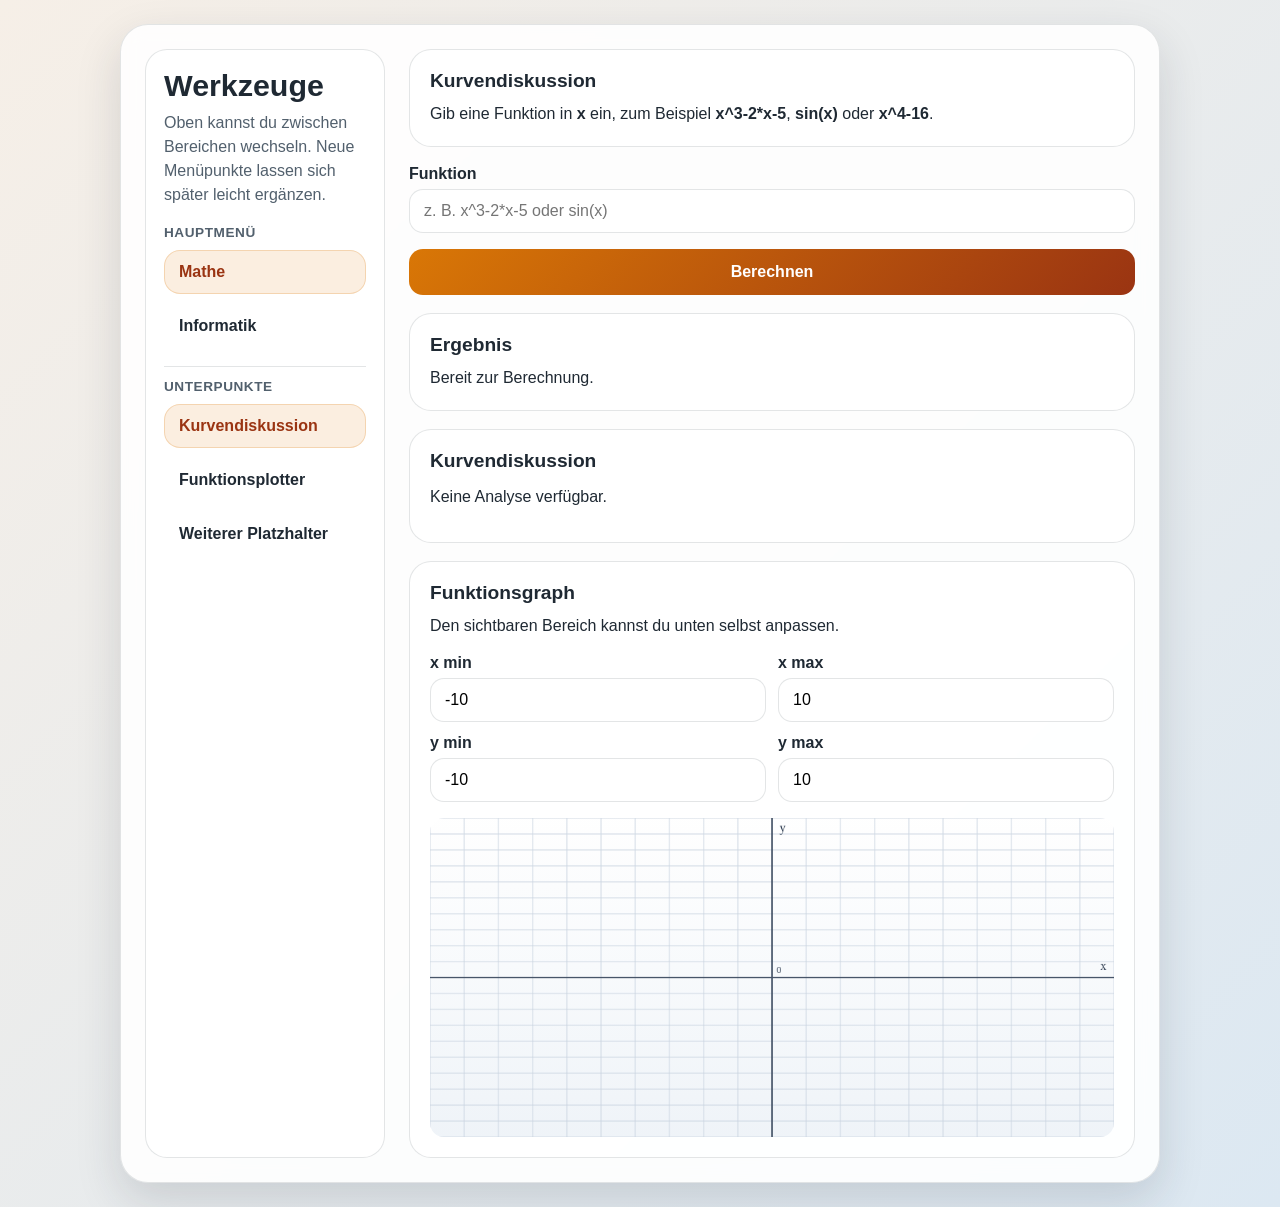
<file: Webserver/index.html>
<!DOCTYPE html>
<html lang="de">
<head>
    <meta charset="UTF-8">
    <meta name="viewport" content="width=device-width, initial-scale=1.0">
    <title>Mathe Werkzeugkasten</title>
    <link rel="stylesheet" href="./styles.css?v=16">
</head>
<body>
<main class="card">
    <div class="app-shell">
        <aside class="sidebar">
            <div class="brand">
                <h1>Werkzeuge</h1>
                <p>Oben kannst du zwischen Bereichen wechseln. Neue Menüpunkte lassen sich später leicht ergänzen.</p>
            </div>

            <section class="menu-group">
                <h2 class="menu-title">Hauptmenü</h2>
                <div class="menu-list">
                    <button class="menu-button is-active" type="button" data-main-target="math">Mathe</button>
                    <button class="menu-button" type="button" data-main-target="informatik">Informatik</button>
                </div>
            </section>

            <section class="menu-group submenu is-active" id="submenu-math" data-submenu="math">
                <h2 class="menu-title">Unterpunkte</h2>
                <div class="menu-list">
                    <button class="menu-button is-active" type="button" data-screen-target="screen-kurvendiskussion">Kurvendiskussion</button>
                    <button class="menu-button" type="button" data-screen-target="screen-funktionsplotter">Funktionsplotter</button>
                    <button class="menu-button" type="button" data-screen-target="screen-placeholder">Weiterer Platzhalter</button>
                </div>
            </section>

            <section class="menu-group submenu" id="submenu-informatik" data-submenu="informatik">
                <h2 class="menu-title">Unterpunkte</h2>
                <div class="menu-list">
                    <button class="menu-button" type="button" data-screen-target="screen-algorithmen">Algorithmen</button>
                    <button class="menu-button" type="button" data-screen-target="screen-informatik-placeholder">Weiterer Platzhalter</button>
                </div>
            </section>
        </aside>

        <section class="content">
            <div class="screen is-active" id="screen-kurvendiskussion" data-main="math">
                <section class="hero">
                    <h2>Kurvendiskussion</h2>
                    <p>Gib eine Funktion in <strong>x</strong> ein, zum Beispiel <strong>x^3-2*x-5</strong>, <strong>sin(x)</strong> oder <strong>x^4-16</strong>.</p>
                </section>

                <form id="zero-form">
                    <label for="function-input">
                        Funktion
                        <input id="function-input" name="function" type="text" placeholder="z. B. x^3-2*x-5 oder sin(x)" required>
                    </label>

                    <button type="submit">Berechnen</button>
                </form>

                <section class="result" id="result">
                    <h2>Ergebnis</h2>
                    <p>Bereit zur Berechnung.</p>
                </section>

                <section class="analysis" id="analysis">
                    <h2>Kurvendiskussion</h2>
                    <p>Nach der Berechnung erscheinen hier weitere Eigenschaften der Funktion.</p>
                </section>

                <section class="graph">
                    <h2>Funktionsgraph</h2>
                    <p>Den sichtbaren Bereich kannst du unten selbst anpassen.</p>
                    <div class="graph-controls">
                        <label for="min-x">
                            x min
                            <input id="min-x" type="number" step="any" value="-10">
                        </label>
                        <label for="max-x">
                            x max
                            <input id="max-x" type="number" step="any" value="10">
                        </label>
                        <label for="min-y">
                            y min
                            <input id="min-y" type="number" step="any" value="-10">
                        </label>
                        <label for="max-y">
                            y max
                            <input id="max-y" type="number" step="any" value="10">
                        </label>
                    </div>
                    <canvas id="graph-canvas" width="900" height="420"></canvas>
                </section>
            </div>

            <div class="screen" id="screen-funktionsplotter" data-main="math">
                <section class="placeholder">
                    <h2>Funktionsplotter</h2>
                    <p>Das ist ein weiterer Beispiel-Unterpunkt unter Mathe.</p>
                    <p>Hier könntest du später zum Beispiel einen eigenen Plotter, einen Ableitungsrechner oder ein anderes Werkzeug einbauen.</p>
                </section>
            </div>

            <div class="screen" id="screen-placeholder" data-main="math">
                <section class="placeholder">
                    <h2>Weiterer Platzhalter</h2>
                    <p>Hier kannst du später einen weiteren Mathe-Unterpunkt einfügen.</p>
                    <p>Du musst dafür nur einen neuen Menübutton mit `data-screen-target` und einen neuen Bereich mit passender `id` anlegen.</p>
                </section>
            </div>

            <div class="screen" id="screen-algorithmen" data-main="informatik">
                <section class="placeholder">
                    <h2>Algorithmen</h2>
                    <p>Das ist ein Beispiel für einen zweiten Punkt im Hauptmenü.</p>
                    <p>Hier könntest du später zum Beispiel Sortierverfahren, Suchalgorithmen oder andere Informatik-Werkzeuge einbauen.</p>
                </section>
            </div>

            <div class="screen" id="screen-informatik-placeholder" data-main="informatik">
                <section class="placeholder">
                    <h2>Weiterer Platzhalter</h2>
                    <p>Hier kannst du später einen weiteren Informatik-Unterpunkt einfügen.</p>
                    <p>Du musst dafür nur einen neuen Menübutton mit `data-screen-target` und einen neuen Bereich mit passender `id` anlegen.</p>
                </section>
            </div>
        </section>
    </div>
</main>

<script src="./app.js?v=16"></script>
</body>
</html>
</file>
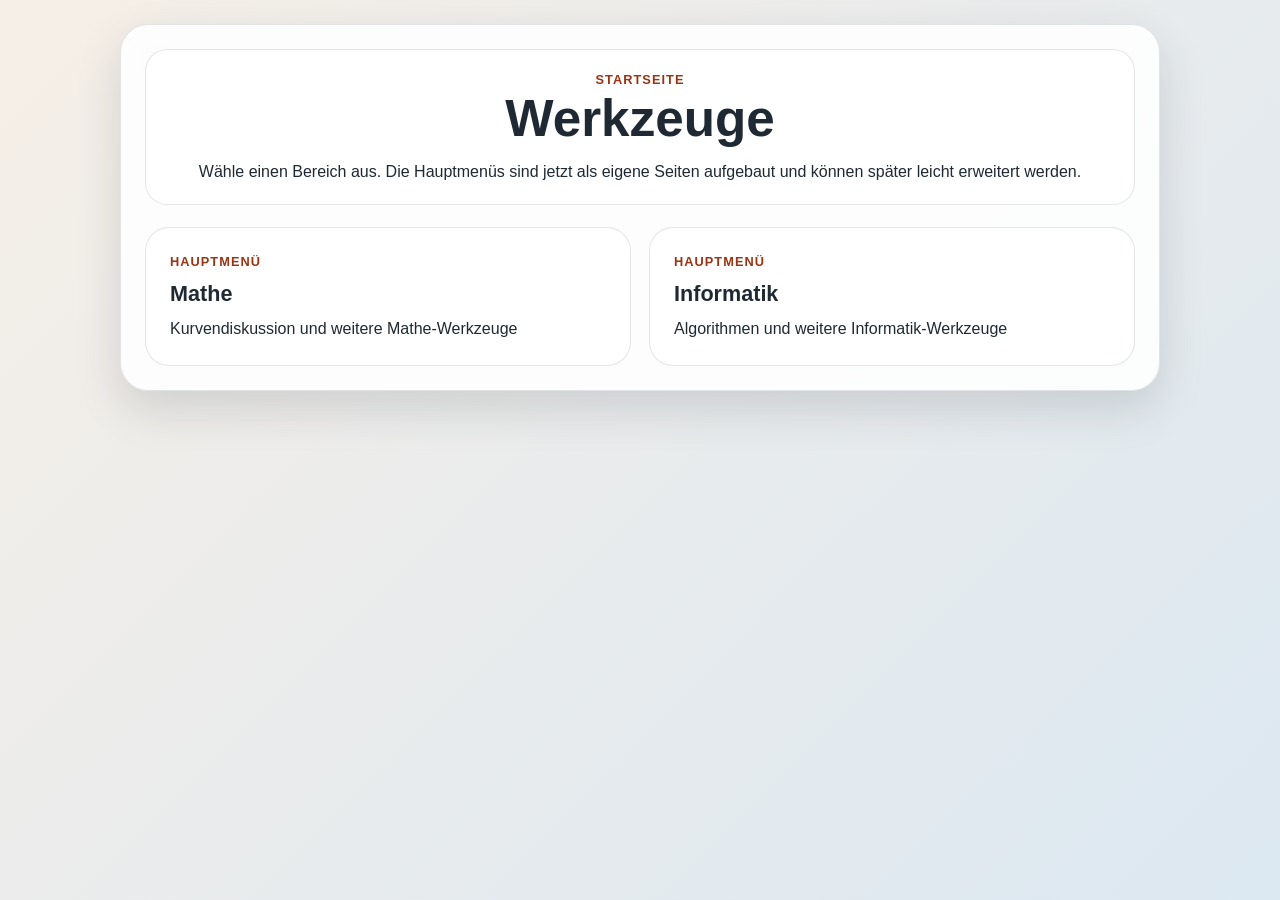
<file: Webserver/HTML/index.html>
<!DOCTYPE html>
<html lang="de">
<head>
    <meta charset="UTF-8">
    <meta name="viewport" content="width=device-width, initial-scale=1.0">
    <title>Werkzeuge</title>
    <link rel="stylesheet" href="../styles.css?v=18">
</head>
<body>
<main class="card">
    <div class="landing-shell">
        <section class="hero landing-hero">
            <p class="eyebrow">Startseite</p>
            <h1>Werkzeuge</h1>
            <p>Wähle einen Bereich aus. Die Hauptmenüs sind jetzt als eigene Seiten aufgebaut und können später leicht erweitert werden.</p>
        </section>

        <section class="landing-grid">
            <a class="landing-link" href="./mathe.html">
                <span class="landing-kicker">Hauptmenü</span>
                <strong>Mathe</strong>
                <span>Kurvendiskussion und weitere Mathe-Werkzeuge</span>
            </a>

            <a class="landing-link" href="./informatik.html">
                <span class="landing-kicker">Hauptmenü</span>
                <strong>Informatik</strong>
                <span>Algorithmen und weitere Informatik-Werkzeuge</span>
            </a>
        </section>
    </div>
</main>
</body>
</html>
</file>
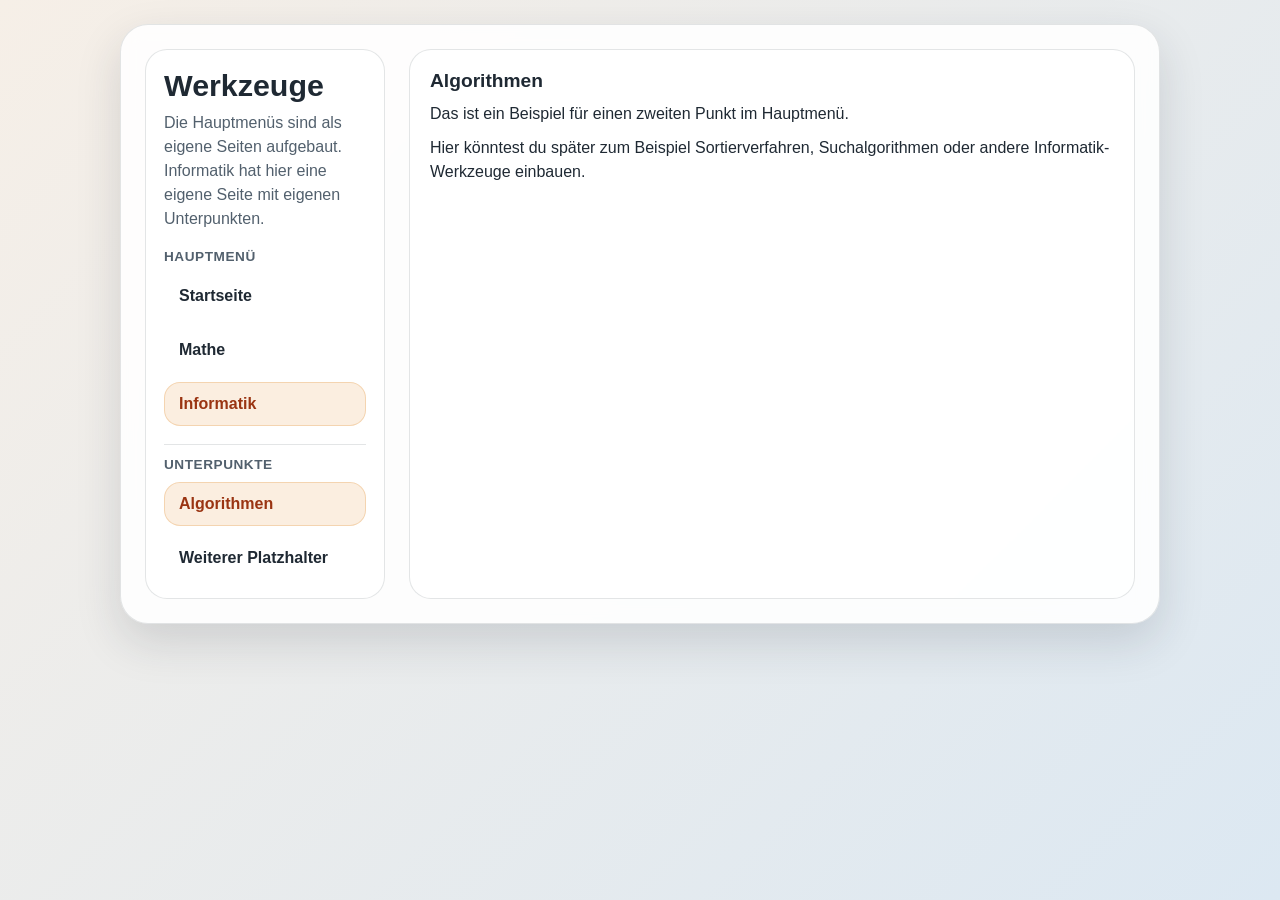
<file: Webserver/HTML/informatik.html>
<!DOCTYPE html>
<html lang="de">
<head>
    <meta charset="UTF-8">
    <meta name="viewport" content="width=device-width, initial-scale=1.0">
    <title>Informatik: Algorithmen</title>
    <link rel="stylesheet" href="../styles.css?v=18">
</head>
<body>
<main class="card">
    <div class="app-shell">
        <aside class="sidebar">
            <div class="brand">
                <h1>Werkzeuge</h1>
                <p>Die Hauptmenüs sind als eigene Seiten aufgebaut. Informatik hat hier eine eigene Seite mit eigenen Unterpunkten.</p>
            </div>

            <section class="menu-group">
                <h2 class="menu-title">Hauptmenü</h2>
                <div class="menu-list">
                    <a class="menu-button" href="./index.html">Startseite</a>
                    <a class="menu-button" href="./mathe.html">Mathe</a>
                    <a class="menu-button is-active" href="./informatik.html">Informatik</a>
                </div>
            </section>

            <section class="menu-group submenu is-active">
                <h2 class="menu-title">Unterpunkte</h2>
                <div class="menu-list">
                    <button class="menu-button is-active" type="button" data-info-target="screen-algorithmen">Algorithmen</button>
                    <button class="menu-button" type="button" data-info-target="screen-informatik-placeholder">Weiterer Platzhalter</button>
                </div>
            </section>
        </aside>

        <section class="content">
            <div class="screen is-active" id="screen-algorithmen">
                <section class="placeholder">
                    <h2>Algorithmen</h2>
                    <p>Das ist ein Beispiel für einen zweiten Punkt im Hauptmenü.</p>
                    <p>Hier könntest du später zum Beispiel Sortierverfahren, Suchalgorithmen oder andere Informatik-Werkzeuge einbauen.</p>
                </section>
            </div>

            <div class="screen" id="screen-informatik-placeholder">
                <section class="placeholder">
                    <h2>Weiterer Platzhalter</h2>
                    <p>Hier kannst du später einen weiteren Informatik-Unterpunkt einfügen.</p>
                    <p>Du musst dafür nur einen neuen Menübutton mit `data-info-target` und einen neuen Bereich mit passender `id` anlegen.</p>
                </section>
            </div>
        </section>
    </div>
</main>

<script src="../JavaScript/informatik.js?v=18"></script>
</body>
</html>
</file>
<file: Webserver/styles.css>
:root {
    --bg: linear-gradient(135deg, #f6efe7, #dce8f2);
    --card: rgba(255, 255, 255, 0.88);
    --panel: rgba(255, 255, 255, 0.72);
    --text: #1f2933;
    --muted: #52606d;
    --accent: #d97706;
    --accent-dark: #9a3412;
    --accent-soft: rgba(217, 119, 6, 0.12);
    --border: rgba(31, 41, 51, 0.12);
}

* {
    box-sizing: border-box;
}

body {
    margin: 0;
    min-height: 100vh;
    padding: 24px;
    font-family: "Segoe UI", Tahoma, Geneva, Verdana, sans-serif;
    background: var(--bg);
    color: var(--text);
}

.card {
    width: min(100%, 1040px);
    margin: 0 auto;
    background: var(--card);
    backdrop-filter: blur(10px);
    border: 1px solid var(--border);
    border-radius: 28px;
    padding: 24px;
    box-shadow: 0 18px 45px rgba(31, 41, 51, 0.15);
}

.app-shell {
    display: grid;
    grid-template-columns: 240px minmax(0, 1fr);
    gap: 24px;
}

.sidebar {
    padding: 18px;
    border-radius: 22px;
    background: var(--panel);
    border: 1px solid var(--border);
}

.brand {
    margin-bottom: 18px;
}

.brand h1 {
    margin: 0 0 8px;
    font-size: 1.9rem;
}

.brand p {
    margin: 0;
    color: var(--muted);
    line-height: 1.5;
}

.menu-group + .menu-group {
    margin-top: 18px;
}

.menu-title {
    margin: 0 0 10px;
    font-size: 0.85rem;
    font-weight: 700;
    letter-spacing: 0.04em;
    text-transform: uppercase;
    color: var(--muted);
}

.menu-list {
    display: grid;
    gap: 10px;
}

.menu-button {
    display: block;
    width: 100%;
    text-align: left;
    border: 1px solid transparent;
    border-radius: 16px;
    padding: 12px 14px;
    background: transparent;
    color: var(--text);
    font: inherit;
    font-weight: 700;
    cursor: pointer;
    text-decoration: none;
}

.menu-button.is-active {
    background: var(--accent-soft);
    border-color: rgba(217, 119, 6, 0.22);
    color: var(--accent-dark);
}

.submenu {
    display: none;
    margin-top: 12px;
    padding-top: 12px;
    border-top: 1px solid var(--border);
}

.submenu.is-active {
    display: block;
}

.submenu button {
    font-weight: 600;
}

.content {
    display: grid;
    gap: 18px;
}

.landing-shell {
    display: grid;
    gap: 22px;
}

.landing-hero {
    text-align: center;
}

.landing-hero h1 {
    margin: 0 0 12px;
    font-size: clamp(2.2rem, 4vw, 3.2rem);
}

.landing-grid {
    display: grid;
    grid-template-columns: repeat(2, minmax(0, 1fr));
    gap: 18px;
}

.landing-link {
    display: grid;
    gap: 10px;
    padding: 24px;
    border-radius: 24px;
    background: var(--panel);
    border: 1px solid var(--border);
    color: var(--text);
    text-decoration: none;
    transition: transform 0.18s ease, box-shadow 0.18s ease, border-color 0.18s ease;
}

.landing-link:hover {
    transform: translateY(-2px);
    border-color: rgba(217, 119, 6, 0.28);
    box-shadow: 0 16px 32px rgba(31, 41, 51, 0.10);
}

.landing-link strong {
    font-size: 1.35rem;
}

.landing-link span {
    line-height: 1.5;
}

.landing-kicker,
.eyebrow {
    font-size: 0.8rem;
    font-weight: 700;
    letter-spacing: 0.08em;
    text-transform: uppercase;
    color: var(--accent-dark);
}

.screen {
    display: none;
}

.screen.is-active {
    display: grid;
    gap: 18px;
}

.hero,
.result,
.analysis,
.graph,
.placeholder {
    padding: 20px;
    border-radius: 22px;
    background: var(--panel);
    border: 1px solid var(--border);
}

.hero h2,
.result h2,
.analysis h2,
.graph h2,
.placeholder h2 {
    margin: 0 0 10px;
    font-size: 1.2rem;
}

.hero p,
.result p,
.graph p,
.placeholder p {
    margin: 0;
    line-height: 1.5;
}

.analysis-intro {
    margin: 0 0 14px;
    line-height: 1.5;
    color: var(--muted);
}

form {
    display: grid;
    gap: 16px;
}

label {
    display: grid;
    gap: 6px;
    font-weight: 600;
}

input {
    width: 100%;
    padding: 12px 14px;
    border: 1px solid var(--border);
    border-radius: 14px;
    font-size: 1rem;
    background: rgba(255, 255, 255, 0.9);
}

button {
    border: 0;
    border-radius: 14px;
    padding: 14px 18px;
    background: linear-gradient(135deg, var(--accent), var(--accent-dark));
    color: white;
    font-size: 1rem;
    font-weight: 700;
    cursor: pointer;
}

.analysis-list {
    display: grid;
    gap: 10px;
}

.analysis-line {
    line-height: 1.5;
    display: block;
}

.analysis-toggle-inline {
    display: inline-flex;
    align-items: flex-start;
    gap: 10px;
    font-weight: 600;
    vertical-align: top;
}

.analysis-toggle-inline input {
    appearance: none;
    -webkit-appearance: none;
    width: 12px;
    height: 12px;
    margin: 0;
    border: 1px solid var(--accent);
    border-radius: 3px;
    background: rgba(255, 255, 255, 0.95);
    display: inline-grid;
    place-content: center;
    cursor: pointer;
    transition: background 0.15s ease, border-color 0.15s ease, box-shadow 0.15s ease;
}

.analysis-toggle-inline input::before {
    content: "";
    width: 4px;
    height: 2px;
    border-left: 1px solid white;
    border-bottom: 1px solid white;
    transform: rotate(-45deg) scale(0);
    transform-origin: center;
    transition: transform 0.12s ease;
}

.analysis-toggle-inline input:checked {
    background: linear-gradient(135deg, var(--accent), var(--accent-dark));
    border-color: var(--accent-dark);
}

.analysis-toggle-inline input:checked::before {
    transform: rotate(-45deg) scale(1);
}

.analysis-toggle-inline input:hover {
    box-shadow: 0 0 0 3px rgba(217, 119, 6, 0.10);
}

.analysis-toggle-inline input:focus-visible {
    outline: none;
    box-shadow: 0 0 0 3px rgba(217, 119, 6, 0.16);
}

.analysis-value {
    color: var(--muted);
    display: inline;
    margin-left: 6px;
}

.analysis-value.is-hidden {
    display: none;
}

.graph-controls {
    display: grid;
    grid-template-columns: repeat(2, minmax(0, 1fr));
    gap: 12px;
    margin: 16px 0;
}

canvas {
    width: 100%;
    height: auto;
    display: block;
    border-radius: 14px;
    background: linear-gradient(180deg, rgba(255, 255, 255, 0.95), rgba(237, 242, 247, 0.9));
}

.placeholder p + p {
    margin-top: 10px;
}

@media (max-width: 860px) {
    .app-shell {
        grid-template-columns: 1fr;
    }

    .landing-grid {
        grid-template-columns: 1fr;
    }
}
</file>
